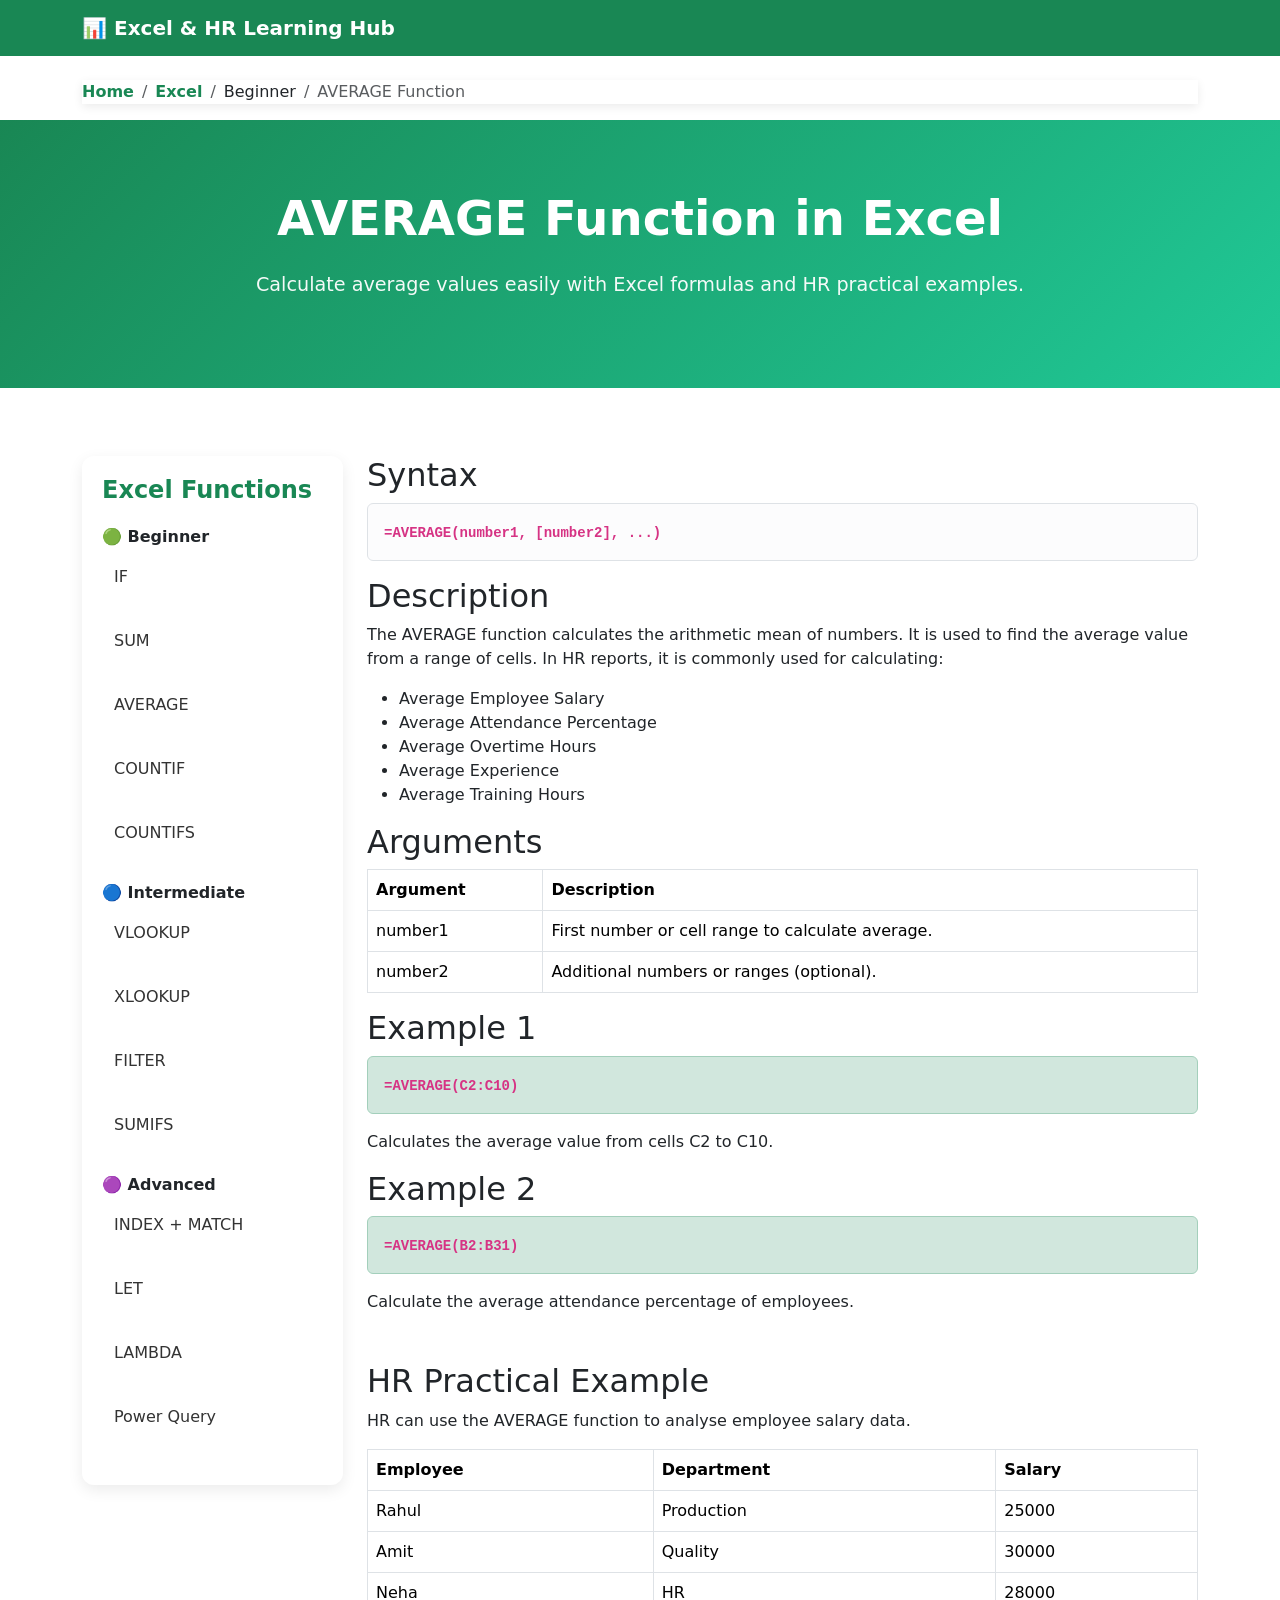
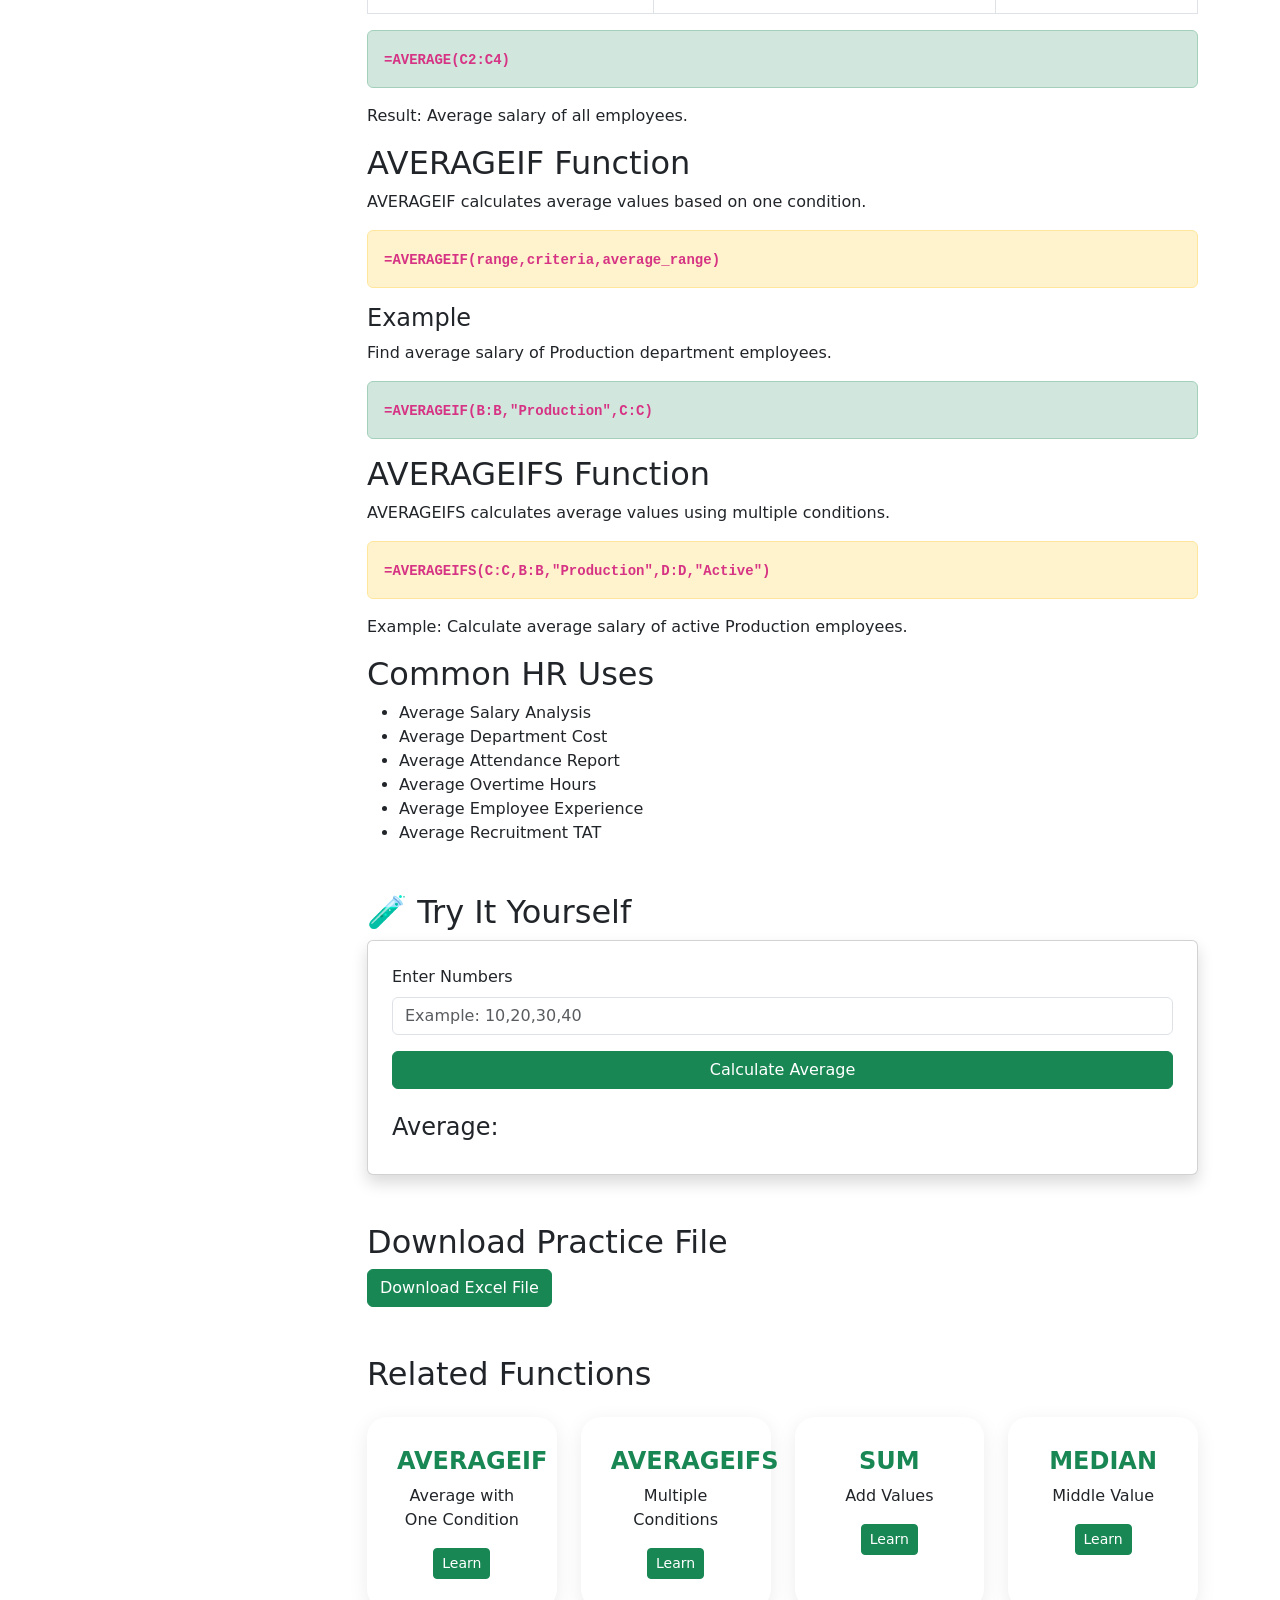
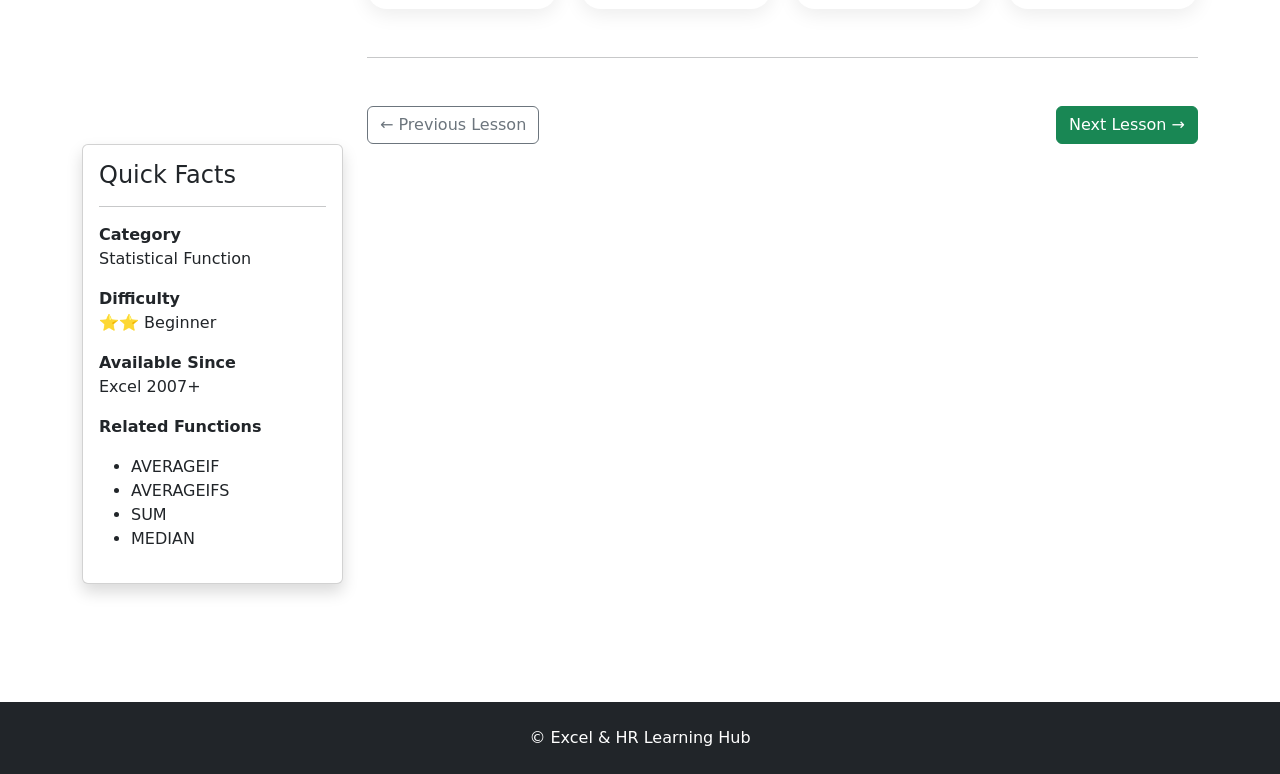
<file: excel/average.html>
<!DOCTYPE html>
<html lang="en">

<head>

<meta charset="UTF-8">
<meta name="viewport" content="width=device-width, initial-scale=1">

<title>AVERAGE Function | Excel & HR Learning Hub</title>

<link rel="icon" href="../images/excel-icon.png">

<link rel="stylesheet" href="../css/style.css">

<link href="https://cdn.jsdelivr.net/npm/bootstrap@5.3.3/dist/css/bootstrap.min.css" rel="stylesheet">

<link href="https://cdn.jsdelivr.net/npm/bootstrap-icons@1.11.3/font/bootstrap-icons.min.css" rel="stylesheet">

</head>


<body>


<div id="progressBar"></div>



<!-- Navbar -->

<nav class="navbar navbar-expand-lg navbar-dark bg-success">

<div class="container">

<a class="navbar-brand fw-bold" href="../index.html">

📊 Excel & HR Learning Hub

</a>

</div>

</nav>




<!-- Breadcrumb -->

<nav class="container mt-4" aria-label="breadcrumb">

<ol class="breadcrumb">


<li class="breadcrumb-item">

<a href="../index.html">Home</a>

</li>


<li class="breadcrumb-item">

<a href="../excel.html">Excel</a>

</li>


<li class="breadcrumb-item">

Beginner

</li>


<li class="breadcrumb-item active">

AVERAGE Function

</li>


</ol>

</nav>





<!-- Hero -->


<section class="hero">


<div class="container text-center">


<h1>AVERAGE Function in Excel</h1>


<p>

Calculate average values easily with Excel formulas and HR practical examples.

</p>


</div>


</section>





<!-- Content -->


<div class="container py-5">


<div class="row">





<!-- Sidebar -->


<div class="col-lg-3">


<div class="sidebar">


<h4>Excel Functions</h4>




<b>🟢 Beginner</b>


<ul>


<li><a href="if.html">IF</a></li>


<li><a href="sum.html">SUM</a></li>


<li><a href="average.html">AVERAGE</a></li>


<li><a href="countif.html">COUNTIF</a></li>


<li><a href="countifs.html">COUNTIFS</a></li>


</ul>




<b>🔵 Intermediate</b>


<ul>


<li><a href="vlookup.html">VLOOKUP</a></li>


<li><a href="xlookup.html">XLOOKUP</a></li>


<li><a href="filter.html">FILTER</a></li>


<li><a href="sumifs.html">SUMIFS</a></li>


</ul>




<b>🟣 Advanced</b>


<ul>


<li><a href="index-match.html">INDEX + MATCH</a></li>


<li><a href="let.html">LET</a></li>


<li><a href="lambda.html">LAMBDA</a></li>


<li><a href="power-query.html">Power Query</a></li>


</ul>



</div>


</div>






<!-- Main Content -->


<div class="col-lg-9">



<h2>Syntax</h2>


<div class="alert alert-light border">


<code>

=AVERAGE(number1, [number2], ...)

</code>


</div>





<h2>Description</h2>


<p>

The AVERAGE function calculates the arithmetic mean of numbers.

It is used to find the average value from a range of cells.

In HR reports, it is commonly used for calculating:

</p>


<ul>

<li>Average Employee Salary</li>

<li>Average Attendance Percentage</li>

<li>Average Overtime Hours</li>

<li>Average Experience</li>

<li>Average Training Hours</li>

</ul>





<h2>Arguments</h2>


<table class="table table-bordered">


<tr>

<th>Argument</th>

<th>Description</th>

</tr>



<tr>

<td>number1</td>

<td>First number or cell range to calculate average.</td>

</tr>



<tr>

<td>number2</td>

<td>Additional numbers or ranges (optional).</td>

</tr>


</table>





<h2>Example 1</h2>


<div class="alert alert-success">


<code>

=AVERAGE(C2:C10)

</code>


</div>


<p>

Calculates the average value from cells C2 to C10.

</p>
<!-- Example 2 -->

<h2>Example 2</h2>

<div class="alert alert-success">

<code>

=AVERAGE(B2:B31)

</code>

</div>


<p>

Calculate the average attendance percentage of employees.

</p>





<!-- HR Example -->

<h2 class="mt-5">HR Practical Example</h2>


<p>

HR can use the AVERAGE function to analyse employee salary data.

</p>



<table class="table table-bordered">


<tr>

<th>Employee</th>

<th>Department</th>

<th>Salary</th>

</tr>


<tr>

<td>Rahul</td>

<td>Production</td>

<td>25000</td>

</tr>


<tr>

<td>Amit</td>

<td>Quality</td>

<td>30000</td>

</tr>


<tr>

<td>Neha</td>

<td>HR</td>

<td>28000</td>

</tr>


</table>



<div class="alert alert-success">


<code>

=AVERAGE(C2:C4)

</code>


</div>



<p>

Result: Average salary of all employees.

</p>







<h2>AVERAGEIF Function</h2>


<p>

AVERAGEIF calculates average values based on one condition.

</p>



<div class="alert alert-warning">


<code>

=AVERAGEIF(range,criteria,average_range)

</code>


</div>




<h4>Example</h4>


<p>

Find average salary of Production department employees.

</p>



<div class="alert alert-success">


<code>

=AVERAGEIF(B:B,"Production",C:C)

</code>


</div>







<h2>AVERAGEIFS Function</h2>


<p>

AVERAGEIFS calculates average values using multiple conditions.

</p>



<div class="alert alert-warning">


<code>

=AVERAGEIFS(C:C,B:B,"Production",D:D,"Active")

</code>


</div>



<p>

Example: Calculate average salary of active Production employees.

</p>







<h2>Common HR Uses</h2>


<ul>


<li>Average Salary Analysis</li>


<li>Average Department Cost</li>


<li>Average Attendance Report</li>


<li>Average Overtime Hours</li>


<li>Average Employee Experience</li>


<li>Average Recruitment TAT</li>


</ul>







<!-- Try It Yourself -->


<h2 class="mt-5">

🧪 Try It Yourself

</h2>



<div class="card shadow p-4">


<label class="form-label">

Enter Numbers

</label>


<input

type="text"

id="averageNumbers"

class="form-control"

placeholder="Example: 10,20,30,40"


>



<button

class="btn btn-success mt-3"

onclick="calculateAverage()">


Calculate Average


</button>



<h4 class="mt-4">

Average:

<span id="averageResult" class="text-success"></span>


</h4>


</div>







<!-- Download Practice File -->


<h2 class="mt-5">

Download Practice File

</h2>



<a href="#" class="btn btn-success">


Download Excel File


</a>
<!-- Related Functions -->

<h2 class="mt-5 mb-4">

Related Functions

</h2>



<div class="row g-4">



<div class="col-md-3">


<div class="formula-card">


<h4>AVERAGEIF</h4>


<p>

Average with One Condition

</p>


<a href="averageif.html" class="btn btn-success btn-sm">

Learn

</a>


</div>


</div>





<div class="col-md-3">


<div class="formula-card">


<h4>AVERAGEIFS</h4>


<p>

Multiple Conditions

</p>


<a href="averageifs.html" class="btn btn-success btn-sm">

Learn

</a>


</div>


</div>






<div class="col-md-3">


<div class="formula-card">


<h4>SUM</h4>


<p>

Add Values

</p>


<a href="sum.html" class="btn btn-success btn-sm">

Learn

</a>


</div>


</div>






<div class="col-md-3">


<div class="formula-card">


<h4>MEDIAN</h4>


<p>

Middle Value

</p>


<a href="median.html" class="btn btn-success btn-sm">

Learn

</a>


</div>


</div>



</div>






<hr class="my-5">






<div class="d-flex justify-content-between">


<a href="sum.html" class="btn btn-outline-secondary">


← Previous Lesson


</a>




<a href="countif.html" class="btn btn-success">


Next Lesson →


</a>



</div>




</div>





<!-- Quick Facts -->

<div class="col-lg-3">


<div class="card shadow">


<div class="card-body">


<h4>Quick Facts</h4>


<hr>



<p>

<b>Category</b><br>

Statistical Function

</p>



<p>

<b>Difficulty</b><br>

⭐⭐ Beginner

</p>



<p>

<b>Available Since</b><br>

Excel 2007+

</p>



<p>

<b>Related Functions</b>

</p>


<ul>

<li>AVERAGEIF</li>

<li>AVERAGEIFS</li>

<li>SUM</li>

<li>MEDIAN</li>

</ul>



</div>


</div>


</div>




</div>


</div>






<footer class="bg-dark text-white py-4">


<div class="container text-center">


© <span id="year"></span>

Excel & HR Learning Hub


</div>


</footer>






<script src="../js/script.js"></script>



<script>


function calculateAverage(){


let input = document.getElementById("averageNumbers").value;


let numbers = input.split(",").map(Number);



let total = 0;



for(let i=0;i<numbers.length;i++){


total += numbers[i];


}



let result = total / numbers.length;



document.getElementById("averageResult").innerHTML =
result.toFixed(2);


}



</script>




</body>


</html>
</file>
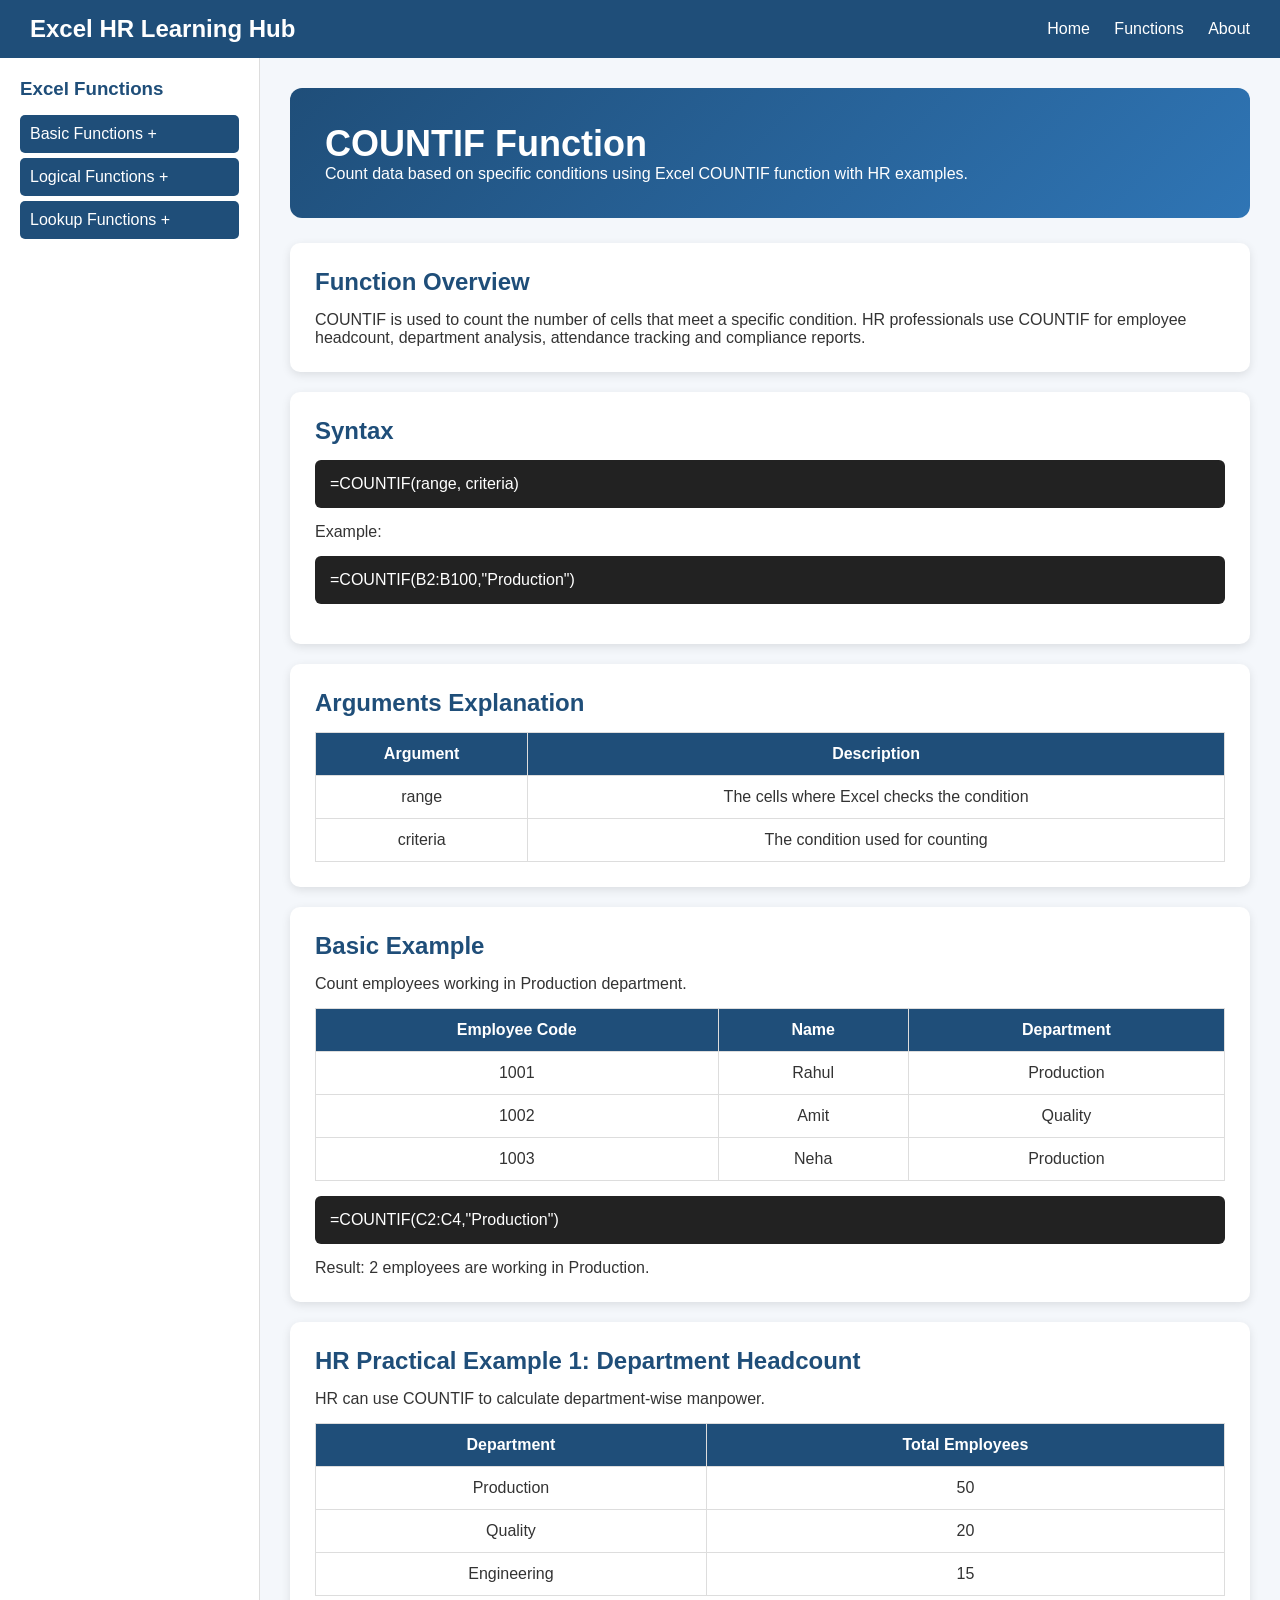
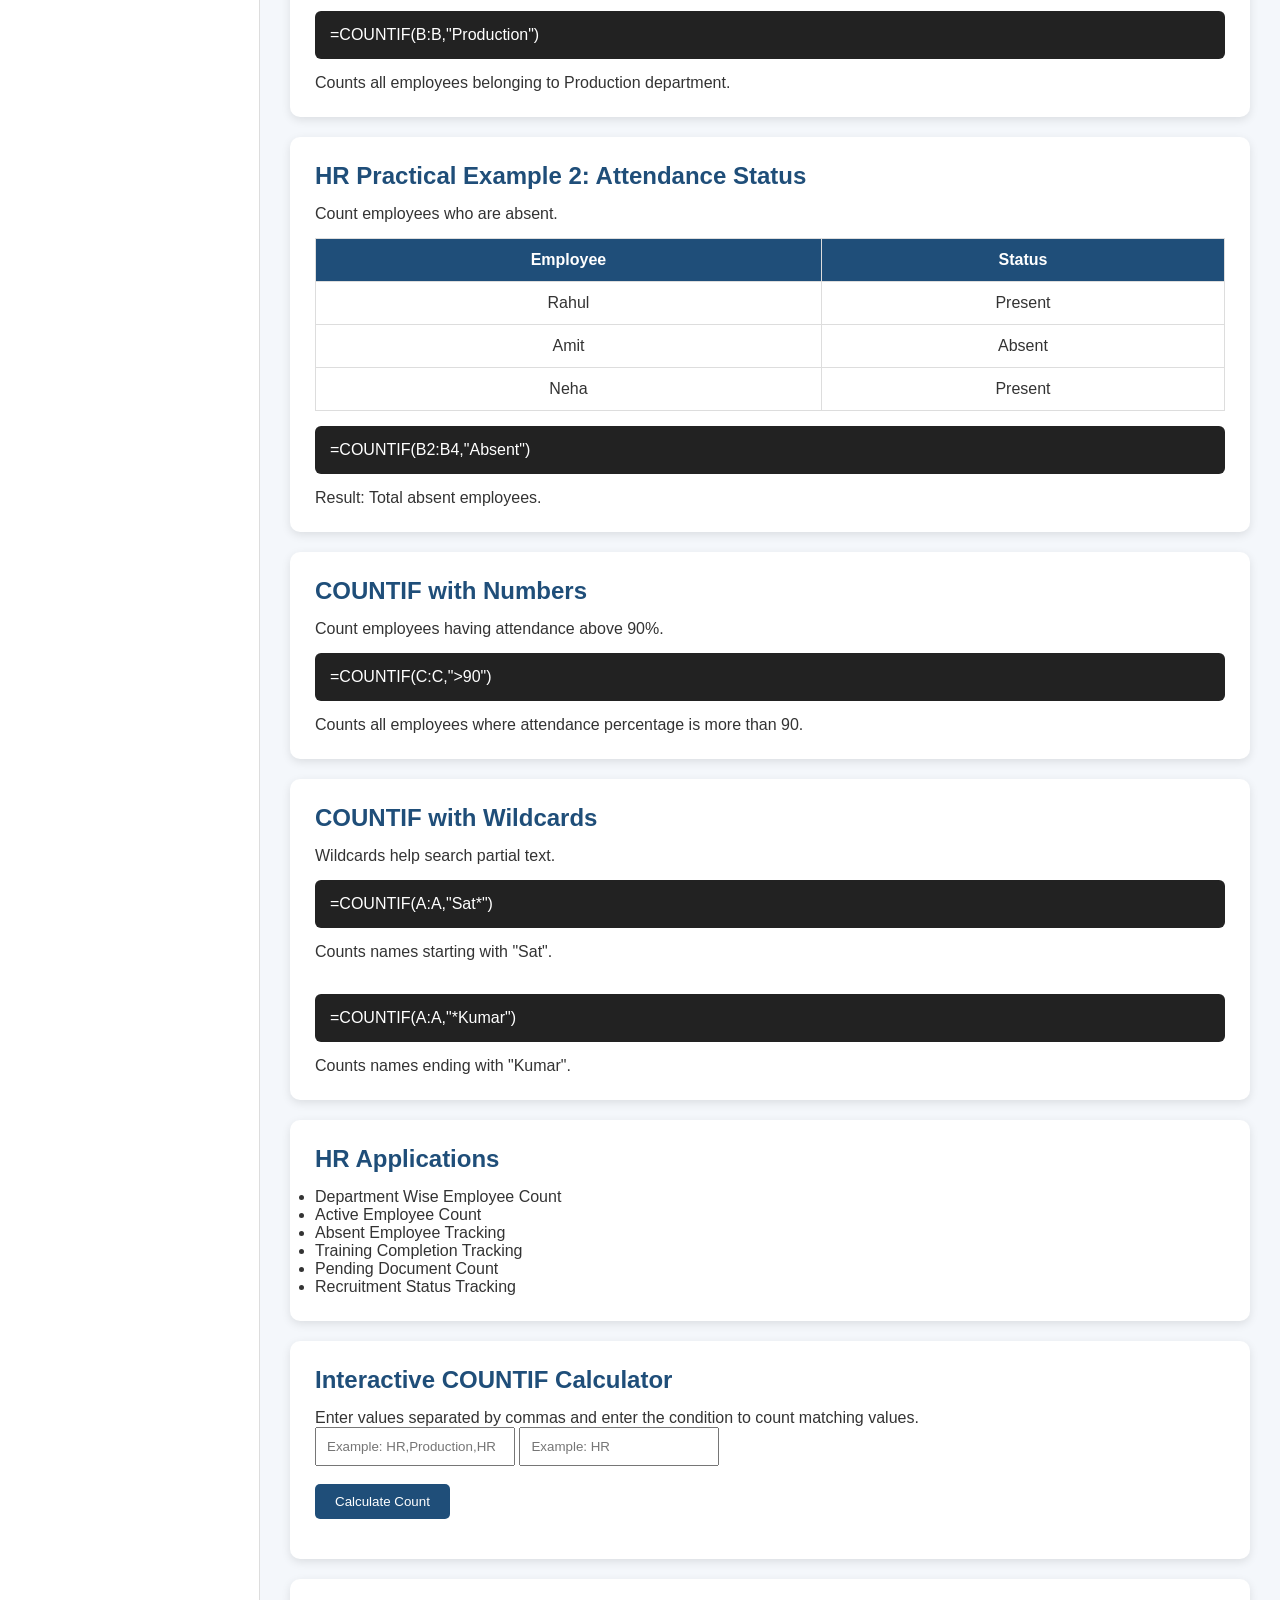
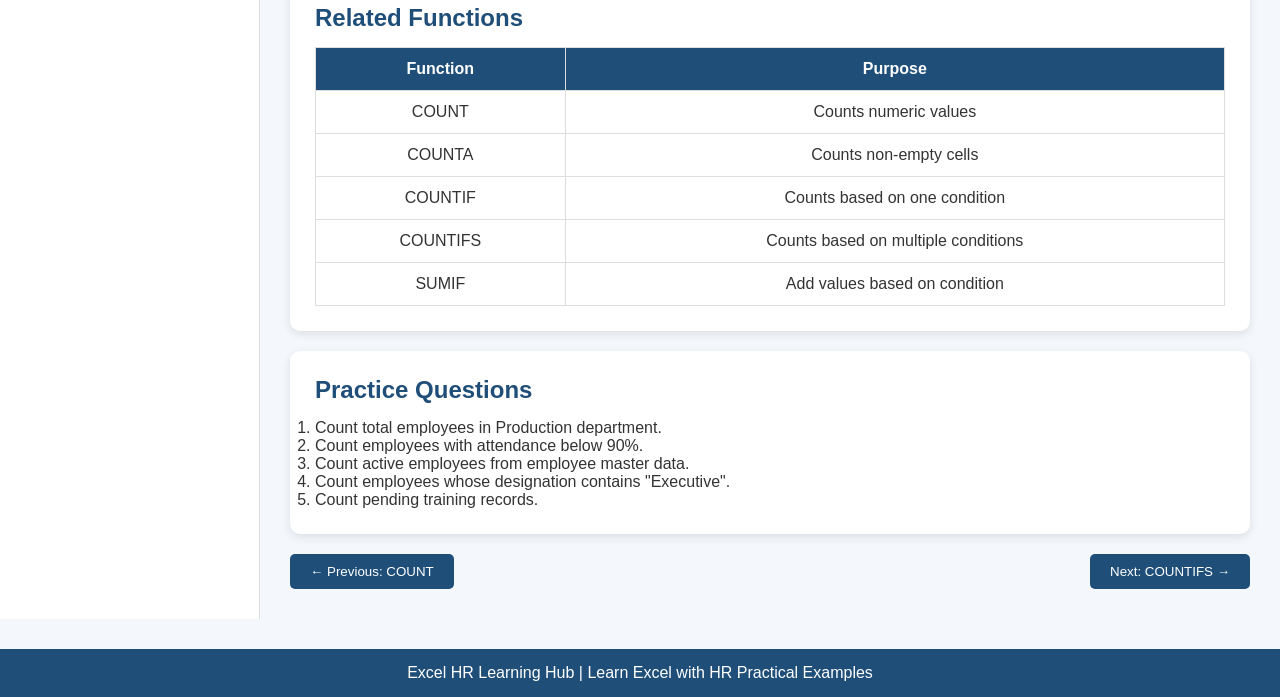
<file: excel/countif.html>
<!DOCTYPE html>
<html lang="en">

<head>

<meta charset="UTF-8">
<meta name="viewport" content="width=device-width, initial-scale=1.0">

<title>COUNTIF Function | Excel HR Learning Hub</title>


<style>

*{
margin:0;
padding:0;
box-sizing:border-box;
font-family:Segoe UI,Arial,sans-serif;
}


body{
background:#f4f7fb;
color:#333;
}


.navbar{

background:#1f4e79;
color:white;
padding:15px 30px;
display:flex;
justify-content:space-between;
align-items:center;

}


.navbar a{

color:white;
text-decoration:none;
margin-left:20px;

}



.wrapper{

display:flex;

}



.sidebar{

width:260px;
background:white;
min-height:100vh;
padding:20px;
border-right:1px solid #ddd;

}



.sidebar h3{

color:#1f4e79;
margin-bottom:15px;

}



.menu-title{

background:#1f4e79;
color:white;
padding:10px;
margin-bottom:5px;
border-radius:5px;
cursor:pointer;

}



.submenu{

display:none;
padding-left:15px;

}



.submenu a{

display:block;
padding:8px;
text-decoration:none;
color:#333;

}


.submenu a:hover{

background:#eaf2f8;

}




.content{

flex:1;
padding:30px;

}




.hero{

background:linear-gradient(135deg,#1f4e79,#2f75b5);
color:white;
padding:35px;
border-radius:12px;
margin-bottom:25px;

}


.hero h1{

font-size:36px;

}



.card{

background:white;
padding:25px;
margin-bottom:20px;
border-radius:10px;
box-shadow:0 3px 10px rgba(0,0,0,.1);

}


.card h2{

color:#1f4e79;
margin-bottom:15px;

}



code{

display:block;
background:#222;
color:white;
padding:15px;
border-radius:6px;
margin:15px 0;

}



table{

width:100%;
border-collapse:collapse;
margin-top:15px;

}


th{

background:#1f4e79;
color:white;

}


td,th{

border:1px solid #ddd;
padding:12px;
text-align:center;

}



input{

padding:10px;
width:200px;

}



button{

background:#1f4e79;
color:white;
border:none;
padding:10px 20px;
border-radius:5px;
cursor:pointer;

}


button:hover{

background:#2f75b5;

}



footer{

background:#1f4e79;
color:white;
text-align:center;
padding:15px;
margin-top:30px;

}


</style>

</head>



<body>



<div class="navbar">

<h2>Excel HR Learning Hub</h2>


<div>

<a href="index.html">Home</a>

<a href="functions.html">Functions</a>

<a href="about.html">About</a>

</div>


</div>




<div class="wrapper">



<div class="sidebar">


<h3>Excel Functions</h3>



<div class="menu-title" onclick="toggleMenu('basic')">

Basic Functions +

</div>


<div class="submenu" id="basic">

<a href="average.html">AVERAGE</a>

<a href="sum.html">SUM</a>

<a href="count.html">COUNT</a>

<a href="countif.html">COUNTIF</a>

</div>





<div class="menu-title" onclick="toggleMenu('logical')">

Logical Functions +

</div>



<div class="submenu" id="logical">

<a href="if.html">IF</a>

<a href="and.html">AND</a>

<a href="or.html">OR</a>

</div>




<div class="menu-title" onclick="toggleMenu('lookup')">

Lookup Functions +

</div>



<div class="submenu" id="lookup">

<a href="vlookup.html">VLOOKUP</a>

<a href="xlookup.html">XLOOKUP</a>

</div>



</div>





<div class="content">


<div class="hero">


<h1>COUNTIF Function</h1>


<p>
Count data based on specific conditions using Excel COUNTIF function with HR examples.
</p>


</div>





<div class="card">


<h2>Function Overview</h2>


<p>

COUNTIF is used to count the number of cells that meet a specific condition.

HR professionals use COUNTIF for employee headcount,
department analysis, attendance tracking and compliance reports.

</p>


</div>




<div class="card">


<h2>Syntax</h2>


<code>
=COUNTIF(range, criteria)
</code>


<p>
Example:
</p>


<code>
=COUNTIF(B2:B100,"Production")
</code>


</div>
  <div class="card">

<h2>Arguments Explanation</h2>


<table>

<tr>
<th>Argument</th>
<th>Description</th>
</tr>


<tr>
<td>range</td>
<td>The cells where Excel checks the condition</td>
</tr>


<tr>
<td>criteria</td>
<td>The condition used for counting</td>
</tr>


</table>

</div>





<div class="card">


<h2>Basic Example</h2>


<p>
Count employees working in Production department.
</p>


<table>

<tr>
<th>Employee Code</th>
<th>Name</th>
<th>Department</th>
</tr>


<tr>
<td>1001</td>
<td>Rahul</td>
<td>Production</td>
</tr>


<tr>
<td>1002</td>
<td>Amit</td>
<td>Quality</td>
</tr>


<tr>
<td>1003</td>
<td>Neha</td>
<td>Production</td>
</tr>


</table>



<code>
=COUNTIF(C2:C4,"Production")
</code>


<p>
Result: 2 employees are working in Production.
</p>


</div>






<div class="card">


<h2>HR Practical Example 1: Department Headcount</h2>


<p>

HR can use COUNTIF to calculate department-wise manpower.

</p>


<table>


<tr>
<th>Department</th>
<th>Total Employees</th>
</tr>


<tr>
<td>Production</td>
<td>50</td>
</tr>


<tr>
<td>Quality</td>
<td>20</td>
</tr>


<tr>
<td>Engineering</td>
<td>15</td>
</tr>


</table>



<code>
=COUNTIF(B:B,"Production")
</code>


<p>
Counts all employees belonging to Production department.
</p>


</div>






<div class="card">


<h2>HR Practical Example 2: Attendance Status</h2>


<p>

Count employees who are absent.

</p>


<table>

<tr>
<th>Employee</th>
<th>Status</th>
</tr>


<tr>
<td>Rahul</td>
<td>Present</td>
</tr>


<tr>
<td>Amit</td>
<td>Absent</td>
</tr>


<tr>
<td>Neha</td>
<td>Present</td>
</tr>


</table>


<code>
=COUNTIF(B2:B4,"Absent")
</code>


<p>
Result: Total absent employees.
</p>


</div>






<div class="card">


<h2>COUNTIF with Numbers</h2>


<p>
Count employees having attendance above 90%.
</p>


<code>
=COUNTIF(C:C,">90")
</code>


<p>
Counts all employees where attendance percentage is more than 90.
</p>


</div>






<div class="card">


<h2>COUNTIF with Wildcards</h2>


<p>
Wildcards help search partial text.

</p>


<code>
=COUNTIF(A:A,"Sat*")
</code>


<p>
Counts names starting with "Sat".
</p>


<br>


<code>
=COUNTIF(A:A,"*Kumar")
</code>


<p>
Counts names ending with "Kumar".
</p>


</div>





<div class="card">


<h2>HR Applications</h2>


<ul>

<li>Department Wise Employee Count</li>

<li>Active Employee Count</li>

<li>Absent Employee Tracking</li>

<li>Training Completion Tracking</li>

<li>Pending Document Count</li>

<li>Recruitment Status Tracking</li>

</ul>


</div>
  <div class="card">


<h2>Interactive COUNTIF Calculator</h2>


<p>
Enter values separated by commas and enter the condition to count matching values.
</p>


<input type="text" id="countValues" placeholder="Example: HR,Production,HR">


<input type="text" id="condition" placeholder="Example: HR">


<br><br>


<button onclick="calculateCountIF()">
Calculate Count
</button>


<h3 id="countResult" style="margin-top:15px;"></h3>


</div>







<div class="card">


<h2>Related Functions</h2>


<table>


<tr>

<th>Function</th>

<th>Purpose</th>

</tr>



<tr>

<td>COUNT</td>

<td>Counts numeric values</td>

</tr>



<tr>

<td>COUNTA</td>

<td>Counts non-empty cells</td>

</tr>



<tr>

<td>COUNTIF</td>

<td>Counts based on one condition</td>

</tr>



<tr>

<td>COUNTIFS</td>

<td>Counts based on multiple conditions</td>

</tr>



<tr>

<td>SUMIF</td>

<td>Add values based on condition</td>

</tr>


</table>


</div>







<div class="card">


<h2>Practice Questions</h2>


<ol>


<li>
Count total employees in Production department.
</li>


<li>
Count employees with attendance below 90%.
</li>


<li>
Count active employees from employee master data.
</li>


<li>
Count employees whose designation contains "Executive".
</li>


<li>
Count pending training records.
</li>


</ol>


</div>







<div style="display:flex;justify-content:space-between;margin-top:20px;">


<a href="count.html">

<button>
← Previous: COUNT
</button>

</a>



<a href="countifs.html">

<button>
Next: COUNTIFS →
</button>

</a>


</div>





</div>

</div>





<footer>

Excel HR Learning Hub | Learn Excel with HR Practical Examples

</footer>







<script>


function toggleMenu(id){


let menu=document.getElementById(id);



if(menu.style.display==="block"){

menu.style.display="none";

}

else{

menu.style.display="block";

}


}






function calculateCountIF(){


let values=document.getElementById("countValues").value.split(",");


let condition=document.getElementById("condition").value.trim();



let count=0;



for(let i=0;i<values.length;i++){


if(values[i].trim()==condition){

count++;

}


}



document.getElementById("countResult").innerHTML=
"Count = " + count;



}



</script>




</body>

</html>
</file>
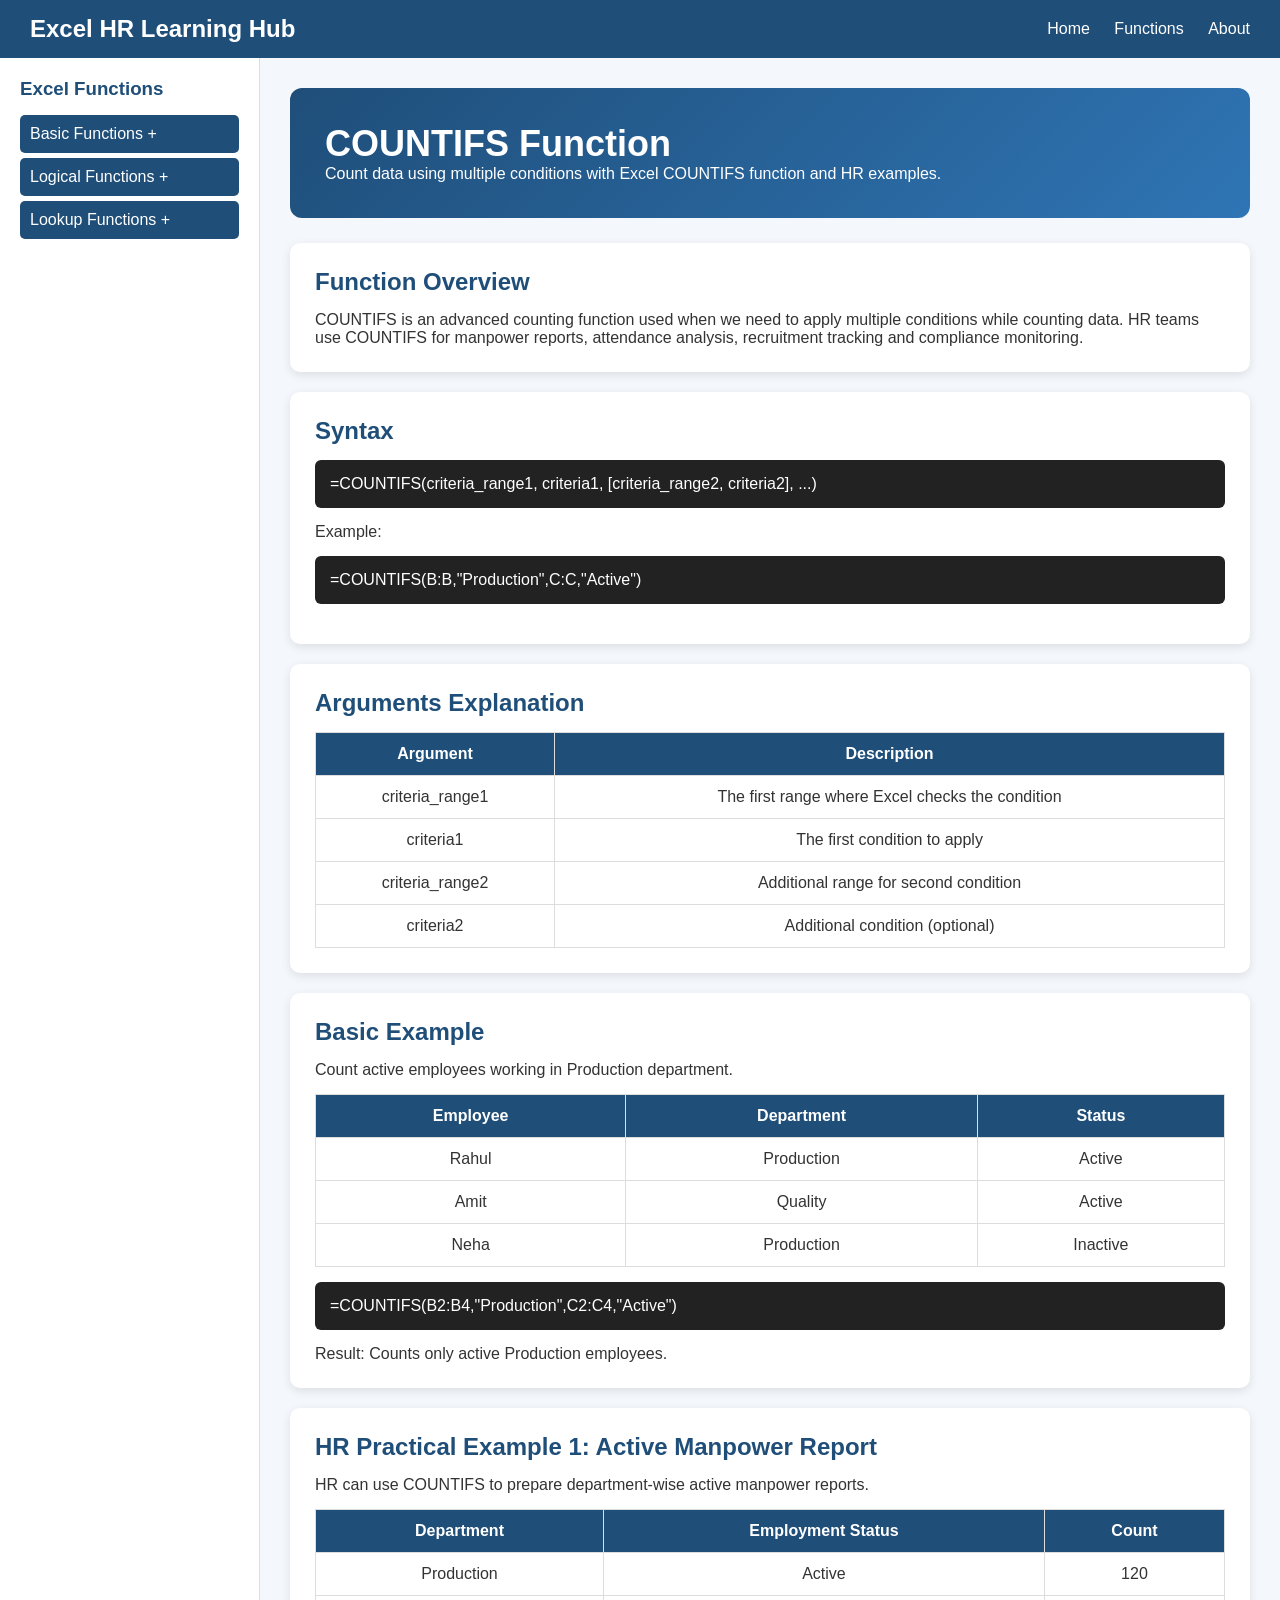
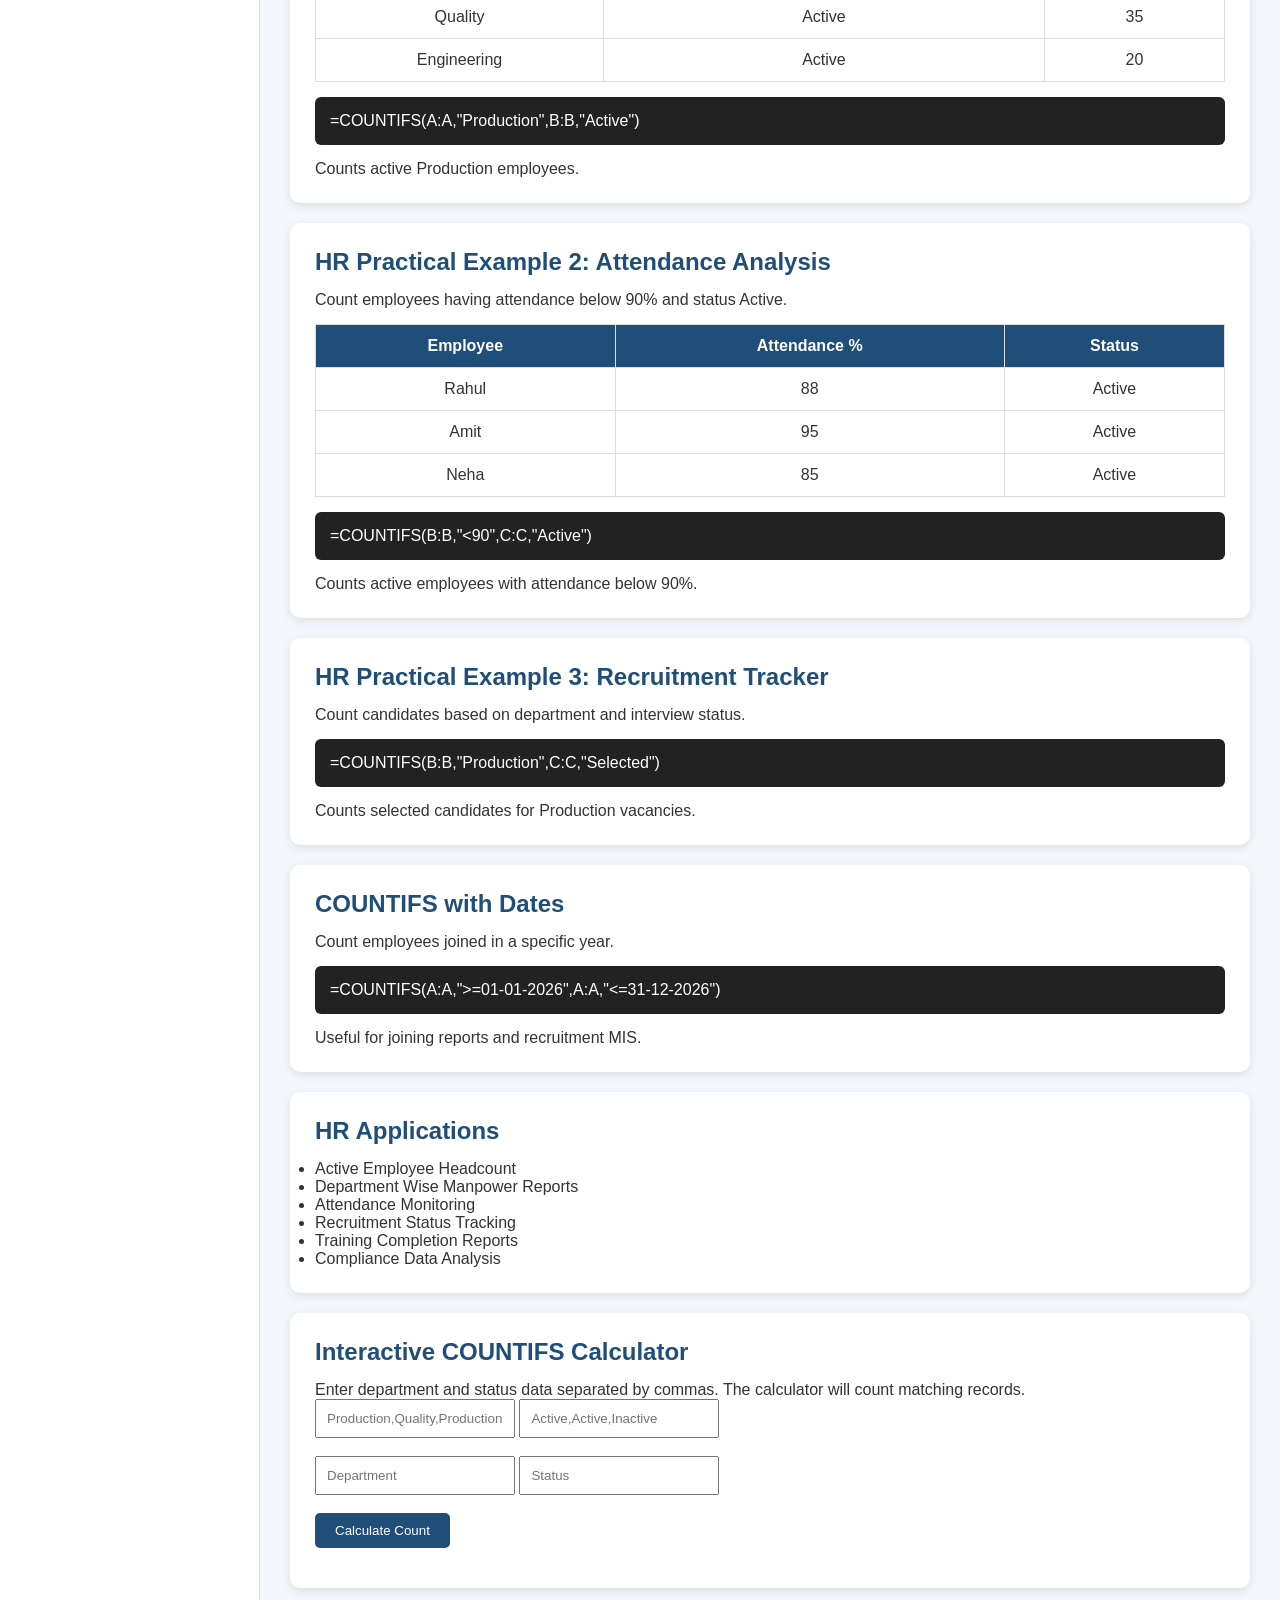
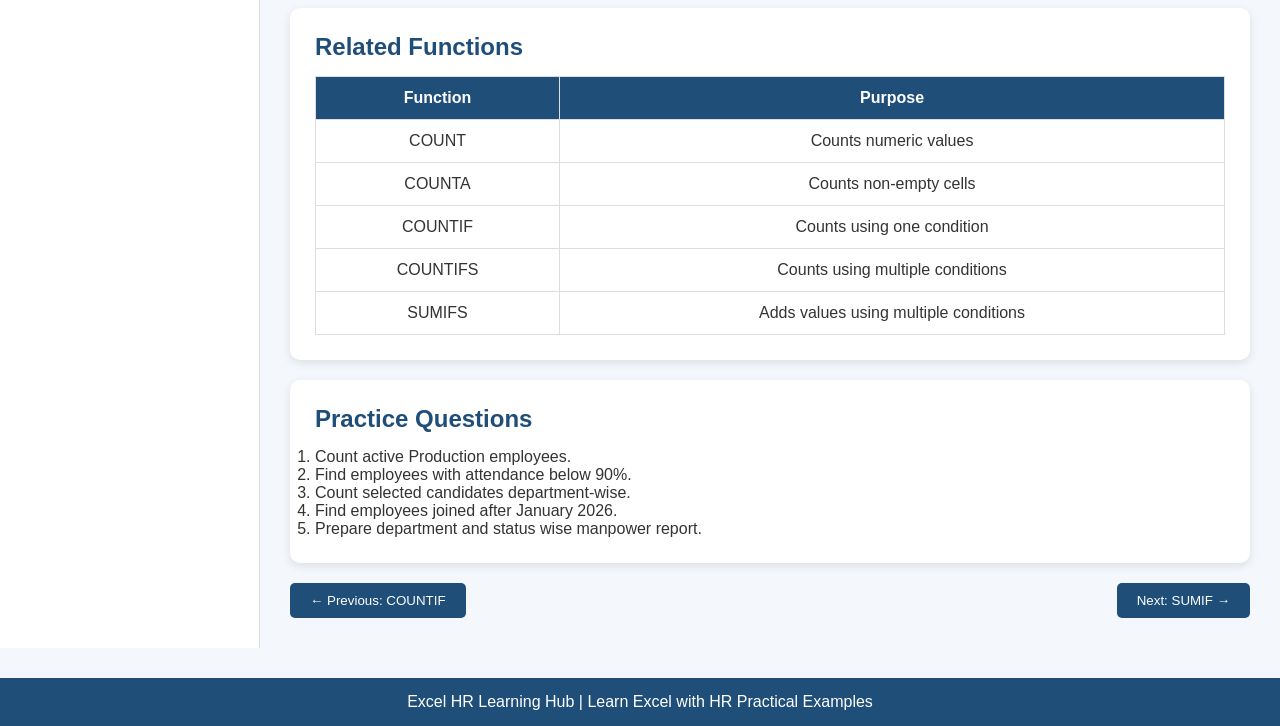
<file: excel/countifs.html>
<!DOCTYPE html>
<html lang="en">

<head>

<meta charset="UTF-8">
<meta name="viewport" content="width=device-width, initial-scale=1.0">

<title>COUNTIFS Function | Excel HR Learning Hub</title>


<style>

*{
margin:0;
padding:0;
box-sizing:border-box;
font-family:Segoe UI,Arial,sans-serif;
}


body{
background:#f4f7fb;
color:#333;
}


.navbar{
background:#1f4e79;
color:white;
padding:15px 30px;
display:flex;
justify-content:space-between;
align-items:center;
}


.navbar a{
color:white;
text-decoration:none;
margin-left:20px;
}


.wrapper{
display:flex;
}


.sidebar{
width:260px;
background:white;
min-height:100vh;
padding:20px;
border-right:1px solid #ddd;
}


.sidebar h3{
color:#1f4e79;
margin-bottom:15px;
}


.menu-title{
background:#1f4e79;
color:white;
padding:10px;
margin-bottom:5px;
border-radius:5px;
cursor:pointer;
}


.submenu{
display:none;
padding-left:15px;
}


.submenu a{
display:block;
padding:8px;
text-decoration:none;
color:#333;
}


.submenu a:hover{
background:#eaf2f8;
}



.content{
flex:1;
padding:30px;
}



.hero{

background:linear-gradient(135deg,#1f4e79,#2f75b5);
color:white;
padding:35px;
border-radius:12px;
margin-bottom:25px;

}


.hero h1{
font-size:36px;
}



.card{

background:white;
padding:25px;
margin-bottom:20px;
border-radius:10px;
box-shadow:0 3px 10px rgba(0,0,0,.1);

}


.card h2{
color:#1f4e79;
margin-bottom:15px;
}



code{

display:block;
background:#222;
color:white;
padding:15px;
border-radius:6px;
margin:15px 0;

}



table{

width:100%;
border-collapse:collapse;
margin-top:15px;

}


th{

background:#1f4e79;
color:white;

}


td,th{

border:1px solid #ddd;
padding:12px;
text-align:center;

}



input{

padding:10px;
width:200px;

}



button{

background:#1f4e79;
color:white;
border:none;
padding:10px 20px;
border-radius:5px;
cursor:pointer;

}


button:hover{

background:#2f75b5;

}



footer{

background:#1f4e79;
color:white;
text-align:center;
padding:15px;
margin-top:30px;

}


</style>

</head>


<body>



<div class="navbar">

<h2>Excel HR Learning Hub</h2>


<div>

<a href="index.html">Home</a>

<a href="functions.html">Functions</a>

<a href="about.html">About</a>

</div>


</div>





<div class="wrapper">



<div class="sidebar">


<h3>Excel Functions</h3>



<div class="menu-title" onclick="toggleMenu('basic')">
Basic Functions +
</div>


<div class="submenu" id="basic">

<a href="average.html">AVERAGE</a>

<a href="sum.html">SUM</a>

<a href="count.html">COUNT</a>

<a href="countif.html">COUNTIF</a>

<a href="countifs.html">COUNTIFS</a>

</div>




<div class="menu-title" onclick="toggleMenu('logical')">
Logical Functions +
</div>


<div class="submenu" id="logical">

<a href="if.html">IF</a>

<a href="and.html">AND</a>

<a href="or.html">OR</a>

</div>




<div class="menu-title" onclick="toggleMenu('lookup')">
Lookup Functions +
</div>


<div class="submenu" id="lookup">

<a href="vlookup.html">VLOOKUP</a>

<a href="xlookup.html">XLOOKUP</a>

</div>



</div>





<div class="content">


<div class="hero">


<h1>COUNTIFS Function</h1>


<p>
Count data using multiple conditions with Excel COUNTIFS function and HR examples.
</p>


</div>





<div class="card">


<h2>Function Overview</h2>


<p>

COUNTIFS is an advanced counting function used when we need to apply
multiple conditions while counting data.

HR teams use COUNTIFS for manpower reports,
attendance analysis, recruitment tracking and compliance monitoring.

</p>


</div>





<div class="card">


<h2>Syntax</h2>


<code>
=COUNTIFS(criteria_range1, criteria1, [criteria_range2, criteria2], ...)
</code>


<p>
Example:
</p>


<code>
=COUNTIFS(B:B,"Production",C:C,"Active")
</code>


</div>
<div class="card">


<h2>Arguments Explanation</h2>


<table>

<tr>
<th>Argument</th>
<th>Description</th>
</tr>


<tr>
<td>criteria_range1</td>
<td>The first range where Excel checks the condition</td>
</tr>


<tr>
<td>criteria1</td>
<td>The first condition to apply</td>
</tr>


<tr>
<td>criteria_range2</td>
<td>Additional range for second condition</td>
</tr>


<tr>
<td>criteria2</td>
<td>Additional condition (optional)</td>
</tr>


</table>


</div>








<div class="card">


<h2>Basic Example</h2>


<p>
Count active employees working in Production department.
</p>



<table>

<tr>
<th>Employee</th>
<th>Department</th>
<th>Status</th>
</tr>


<tr>
<td>Rahul</td>
<td>Production</td>
<td>Active</td>
</tr>


<tr>
<td>Amit</td>
<td>Quality</td>
<td>Active</td>
</tr>


<tr>
<td>Neha</td>
<td>Production</td>
<td>Inactive</td>
</tr>


</table>



<code>
=COUNTIFS(B2:B4,"Production",C2:C4,"Active")
</code>


<p>
Result: Counts only active Production employees.
</p>


</div>







<div class="card">


<h2>HR Practical Example 1: Active Manpower Report</h2>


<p>
HR can use COUNTIFS to prepare department-wise active manpower reports.
</p>



<table>

<tr>
<th>Department</th>
<th>Employment Status</th>
<th>Count</th>
</tr>


<tr>
<td>Production</td>
<td>Active</td>
<td>120</td>
</tr>


<tr>
<td>Quality</td>
<td>Active</td>
<td>35</td>
</tr>


<tr>
<td>Engineering</td>
<td>Active</td>
<td>20</td>
</tr>


</table>



<code>
=COUNTIFS(A:A,"Production",B:B,"Active")
</code>


<p>
Counts active Production employees.
</p>


</div>








<div class="card">


<h2>HR Practical Example 2: Attendance Analysis</h2>


<p>
Count employees having attendance below 90% and status Active.
</p>


<table>

<tr>
<th>Employee</th>
<th>Attendance %</th>
<th>Status</th>
</tr>


<tr>
<td>Rahul</td>
<td>88</td>
<td>Active</td>
</tr>


<tr>
<td>Amit</td>
<td>95</td>
<td>Active</td>
</tr>


<tr>
<td>Neha</td>
<td>85</td>
<td>Active</td>
</tr>


</table>



<code>
=COUNTIFS(B:B,"<90",C:C,"Active")
</code>


<p>
Counts active employees with attendance below 90%.
</p>


</div>







<div class="card">


<h2>HR Practical Example 3: Recruitment Tracker</h2>


<p>
Count candidates based on department and interview status.
</p>



<code>
=COUNTIFS(B:B,"Production",C:C,"Selected")
</code>


<p>
Counts selected candidates for Production vacancies.
</p>


</div>








<div class="card">


<h2>COUNTIFS with Dates</h2>


<p>
Count employees joined in a specific year.
</p>


<code>
=COUNTIFS(A:A,">=01-01-2026",A:A,"<=31-12-2026")
</code>


<p>
Useful for joining reports and recruitment MIS.
</p>


</div>







<div class="card">


<h2>HR Applications</h2>


<ul>

<li>Active Employee Headcount</li>

<li>Department Wise Manpower Reports</li>

<li>Attendance Monitoring</li>

<li>Recruitment Status Tracking</li>

<li>Training Completion Reports</li>

<li>Compliance Data Analysis</li>

</ul>


</div>
<div class="card">


<h2>Interactive COUNTIFS Calculator</h2>


<p>
Enter department and status data separated by commas.
The calculator will count matching records.
</p>


<input type="text" id="departments" placeholder="Production,Quality,Production">


<input type="text" id="statuses" placeholder="Active,Active,Inactive">


<br><br>


<input type="text" id="deptCondition" placeholder="Department">


<input type="text" id="statusCondition" placeholder="Status">


<br><br>


<button onclick="calculateCountIFS()">
Calculate Count
</button>



<h3 id="countifsResult" style="margin-top:15px;"></h3>


</div>







<div class="card">


<h2>Related Functions</h2>


<table>


<tr>
<th>Function</th>
<th>Purpose</th>
</tr>



<tr>
<td>COUNT</td>
<td>Counts numeric values</td>
</tr>



<tr>
<td>COUNTA</td>
<td>Counts non-empty cells</td>
</tr>



<tr>
<td>COUNTIF</td>
<td>Counts using one condition</td>
</tr>



<tr>
<td>COUNTIFS</td>
<td>Counts using multiple conditions</td>
</tr>



<tr>
<td>SUMIFS</td>
<td>Adds values using multiple conditions</td>
</tr>


</table>


</div>








<div class="card">


<h2>Practice Questions</h2>


<ol>


<li>
Count active Production employees.
</li>


<li>
Find employees with attendance below 90%.
</li>


<li>
Count selected candidates department-wise.
</li>


<li>
Find employees joined after January 2026.
</li>


<li>
Prepare department and status wise manpower report.
</li>


</ol>


</div>








<div style="display:flex;justify-content:space-between;margin-top:20px;">



<a href="countif.html">

<button>
← Previous: COUNTIF
</button>

</a>




<a href="sumif.html">

<button>
Next: SUMIF →
</button>

</a>



</div>






</div>

</div>






<footer>

Excel HR Learning Hub | Learn Excel with HR Practical Examples

</footer>








<script>


function toggleMenu(id){


let menu=document.getElementById(id);


if(menu.style.display==="block"){

menu.style.display="none";

}

else{

menu.style.display="block";

}


}







function calculateCountIFS(){


let departments=document.getElementById("departments").value.split(",");


let statuses=document.getElementById("statuses").value.split(",");



let deptCondition=document.getElementById("deptCondition").value.trim();


let statusCondition=document.getElementById("statusCondition").value.trim();



let count=0;



for(let i=0;i<departments.length;i++){


if(
departments[i].trim()==deptCondition &&
statuses[i].trim()==statusCondition
)

{

count++;

}


}




document.getElementById("countifsResult").innerHTML=
"Count = " + count;



}



</script>





</body>

</html>
</file>
<file: css/style.css>
/* ===================================
   EXCEL & HR LEARNING HUB
   Professional Style Sheet
=================================== */

*{
    margin:0;
    padding:0;
    box-sizing:border-box;
}

html{
    scroll-behavior:smooth;
}

body{
    font-family:Arial, Helvetica, sans-serif;
    background:#f5f7fa;
    color:#333;
}

/* ================= NAVBAR ================= */

.navbar{
    padding:15px 0;
}

.navbar-brand{
    font-size:24px;
}

.nav-link{
    font-weight:500;
    margin-left:15px;
}

.nav-link:hover{
    color:#ffc107 !important;
}

/* ================= HERO ================= */

.hero{

    background:linear-gradient(135deg,#198754,#0d6efd);

    color:white;

    padding:80px 0;

}

.hero h1{

    font-size:55px;

    font-weight:bold;

    margin-bottom:20px;

}

.hero p{

    font-size:20px;

    line-height:1.8;

}

.hero-image{

    width:100%;

    max-width:550px;

    border-radius:20px;

    box-shadow:0 15px 40px rgba(0,0,0,.3);

}

/* ================= BUTTONS ================= */

.btn{

    border-radius:30px;

    padding:12px 28px;

    transition:.3s;

}

.btn:hover{

    transform:translateY(-3px);

}

/* ================= SEARCH ================= */

.search-box{

    display:flex;

    background:white;

    border-radius:50px;

    overflow:hidden;

    max-width:500px;

}

.search-box input{

    flex:1;

    border:none;

    outline:none;

    padding:15px;

    font-size:16px;

}

.search-box button{

    width:70px;

    border:none;

    background:#198754;

    color:white;

    cursor:pointer;

    transition:.3s;

}

.search-box button:hover{

    background:#145c32;

}

/* ================= STATS ================= */

.stats{

    display:flex;

    gap:50px;

    margin-top:40px;

}

.stats h2{

    font-size:40px;

    font-weight:bold;

}

.stats p{

    margin-top:-5px;

}

/* ================= SECTION TITLE ================= */

section h2{

    font-weight:bold;

}

/* ================= FEATURE CARD ================= */

.feature-card{

    background:white;

    padding:35px;

    border-radius:20px;

    text-align:center;

    height:100%;

    transition:.4s;

    box-shadow:0 8px 25px rgba(0,0,0,.08);

}

.feature-card:hover{

    transform:translateY(-10px);

    box-shadow:0 15px 35px rgba(0,0,0,.15);

}

.feature-card i{

    margin-bottom:20px;

}

.feature-card h3{

    font-size:24px;

    margin-top:20px;

    color:#198754;

}

.feature-card p{

    margin-top:15px;

    color:#666;

}

/* ================= FORMULA CARD ================= */

.formula-card{

    background:white;

    border-radius:20px;

    padding:30px;

    text-align:center;

    transition:.3s;

    box-shadow:0 5px 20px rgba(0,0,0,.08);

    height:100%;

}

.formula-card:hover{

    transform:translateY(-8px);

}

.formula-card h4{

    color:#198754;

    font-weight:bold;

}

/* ================= ABOUT ================= */

.bg-light{

    background:#eef3f7 !important;

}

/* ================= FOOTER ================= */

footer{

    background:#212529;

}

footer a{

    text-decoration:none;

}

footer a:hover{

    color:#ffc107 !important;

}

/* ================= IMAGE ================= */

img{

    max-width:100%;

}

/* ================= ANIMATION ================= */

.feature-card,
.formula-card,
.hero-image{

    animation:fadeUp 1s ease;

}

@keyframes fadeUp{

    from{

        opacity:0;

        transform:translateY(40px);

    }

    to{

        opacity:1;

        transform:translateY(0);

    }

}

/* ================= RESPONSIVE ================= */

@media(max-width:991px){

.hero{

text-align:center;

}

.hero h1{

font-size:40px;

}

.stats{

justify-content:center;

}

.search-box{

margin:auto;

}

}

@media(max-width:768px){

.hero{

padding:60px 20px;

}

.hero h1{

font-size:32px;

}

.stats{

flex-direction:column;

gap:20px;

text-align:center;

}

.navbar-brand{

font-size:20px;

}

}
/* ===========================
   Sidebar
=========================== */

.sidebar{

    background:#ffffff;

    border-radius:15px;

    padding:25px;

    box-shadow:0 5px 20px rgba(0,0,0,.08);

    position:sticky;

    top:90px;

}

.sidebar h4{

    color:#198754;

    margin-bottom:20px;

    font-weight:bold;

}

.sidebar ul{

    list-style:none;

    padding-left:0;

}

.sidebar li{

    padding:8px 0;

}

.sidebar a{

    text-decoration:none;

    color:#333;

    font-weight:500;

}

.sidebar a:hover{

    color:#198754;

}
/* ===========================
   Breadcrumb
=========================== */

.breadcrumb{

    background:#ffffff;

    padding:12px 20px;

    border-radius:10px;

    box-shadow:0 3px 10px rgba(0,0,0,.08);

}

.breadcrumb a{

    text-decoration:none;

    color:#198754;

    font-weight:600;

}

.breadcrumb-item.active{

    color:#666;

}
/* ===========================
   Reading Progress Bar
=========================== */

#progressBar{

position:fixed;

top:0;

left:0;

height:5px;

width:0;

background:#ffc107;

z-index:9999;

transition:.1s;

}
// ===========================
// SUM Function Calculator
// ===========================

function calculateSum() {

    let n1 = Number(document.getElementById("num1").value);

    let n2 = Number(document.getElementById("num2").value);

    document.getElementById("sumResult").innerHTML = n1 + n2;

}
/* ===================================
   LESSON TEMPLATE
=================================== */

.hero{
background:linear-gradient(135deg,#198754,#20c997);
color:#fff;
padding:70px 0;
margin-bottom:20px;
}

.hero h1{
font-size:3rem;
font-weight:700;
}

.hero p{
font-size:1.2rem;
opacity:.95;
}

.sidebar{
background:#fff;
border-radius:12px;
padding:20px;
box-shadow:0 5px 15px rgba(0,0,0,.08);
position:sticky;
top:90px;
}

.sidebar h4{
margin-bottom:20px;
font-weight:700;
color:#198754;
}

.sidebar ul{
list-style:none;
padding-left:0;
margin-bottom:20px;
}

.sidebar li{
margin-bottom:8px;
}

.sidebar a{
display:block;
padding:8px 12px;
border-radius:8px;
text-decoration:none;
color:#333;
transition:.3s;
}

.sidebar a:hover{
background:#198754;
color:#fff;
padding-left:18px;
}

.sidebar a.active{
background:#198754;
color:#fff;
font-weight:600;
}

.card{
border:none;
border-radius:12px;
}

.table th{
background:#198754;
color:#fff;
}

code{
font-size:16px;
font-weight:600;
color:#198754;
}

.alert{
border-radius:12px;
}

.list-group-item{
border:none;
border-bottom:1px solid #eee;
}

.list-group-item:hover{
background:#198754;
color:#fff;
}

.btn{
border-radius:8px;
}

footer{
margin-top:70px;
}

footer a{
text-decoration:none;
}

footer a:hover{
text-decoration:underline;
}

#progressBar{
position:fixed;
top:0;
left:0;
height:4px;
background:#ffc107;
width:0%;
z-index:9999;
}
/* ==============================
   Back To Top Button
============================== */

#topBtn{

display:none;

position:fixed;

bottom:25px;

right:25px;

width:50px;

height:50px;

border:none;

border-radius:50%;

background:#198754;

color:#fff;

font-size:22px;

cursor:pointer;

box-shadow:0 5px 15px rgba(0,0,0,.25);

z-index:9999;

transition:.3s;

}

#topBtn:hover{

transform:translateY(-5px);

background:#146c43;

}
</file>
